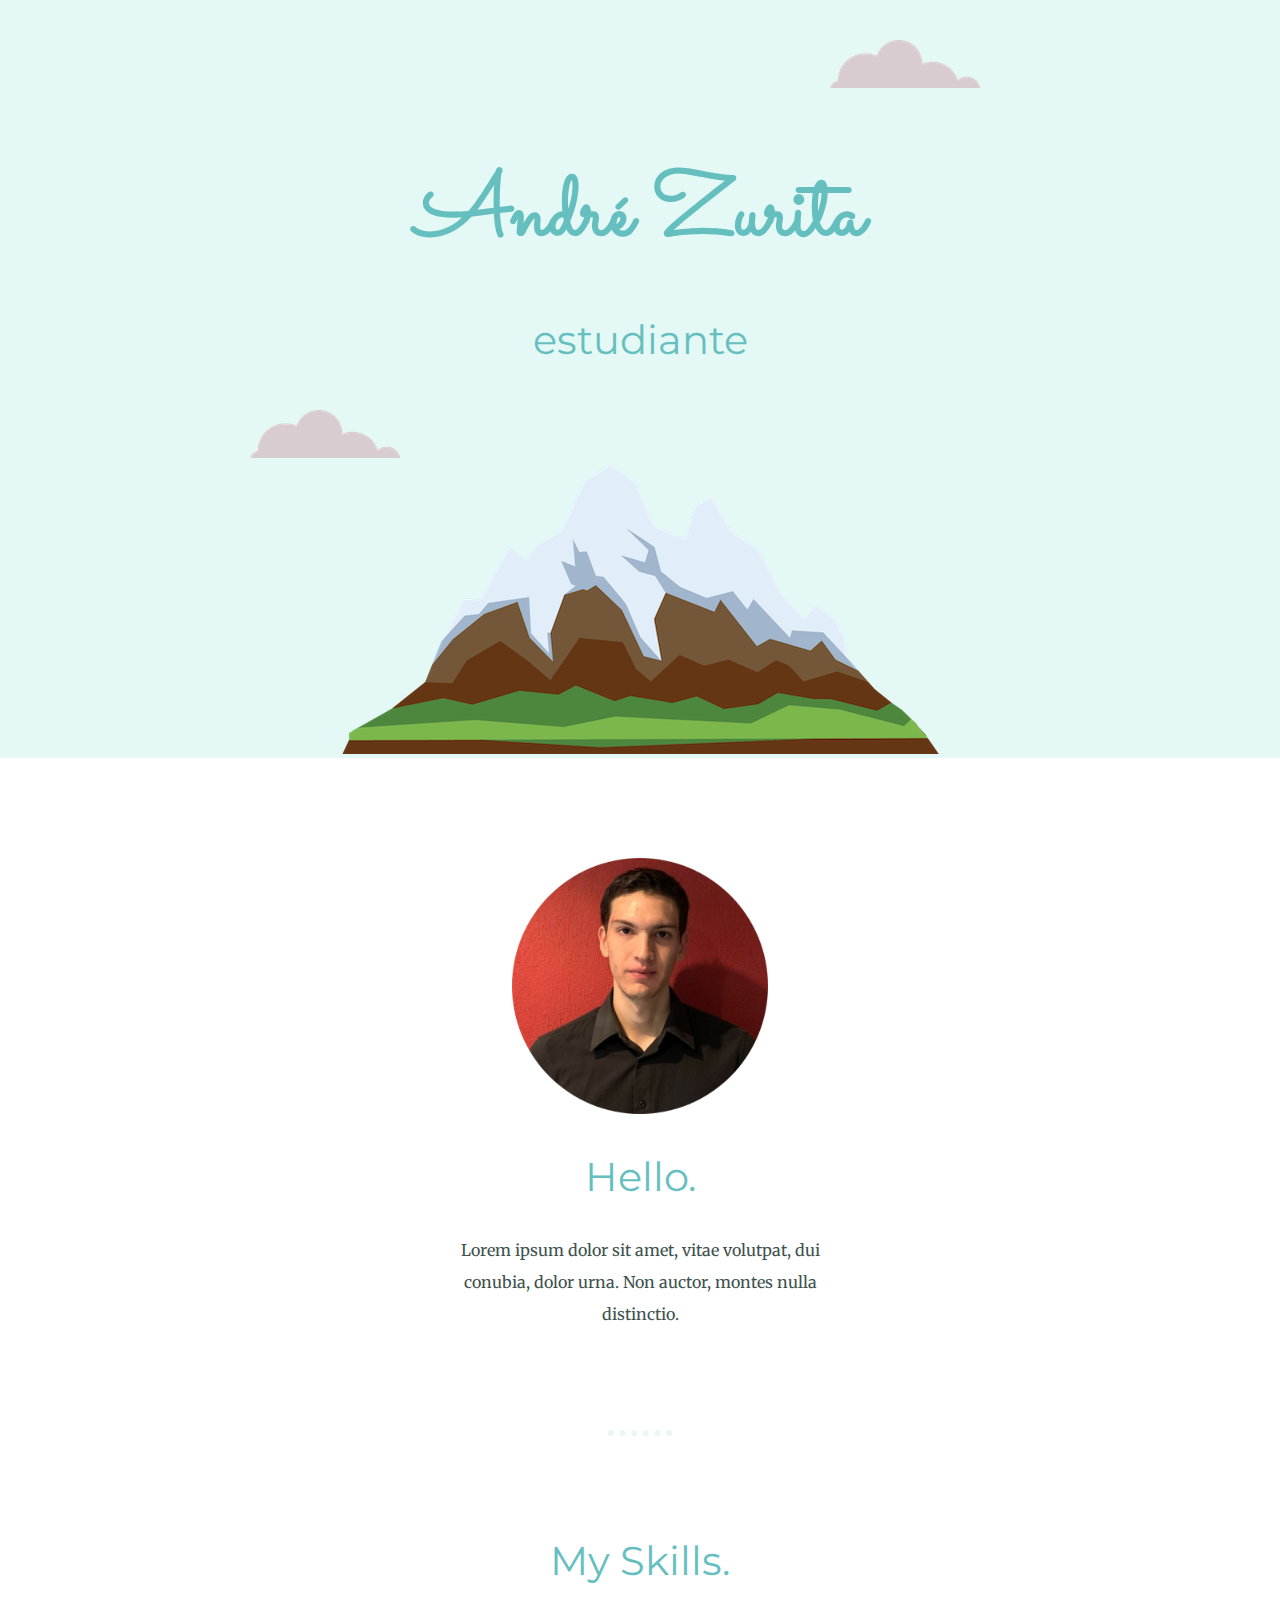
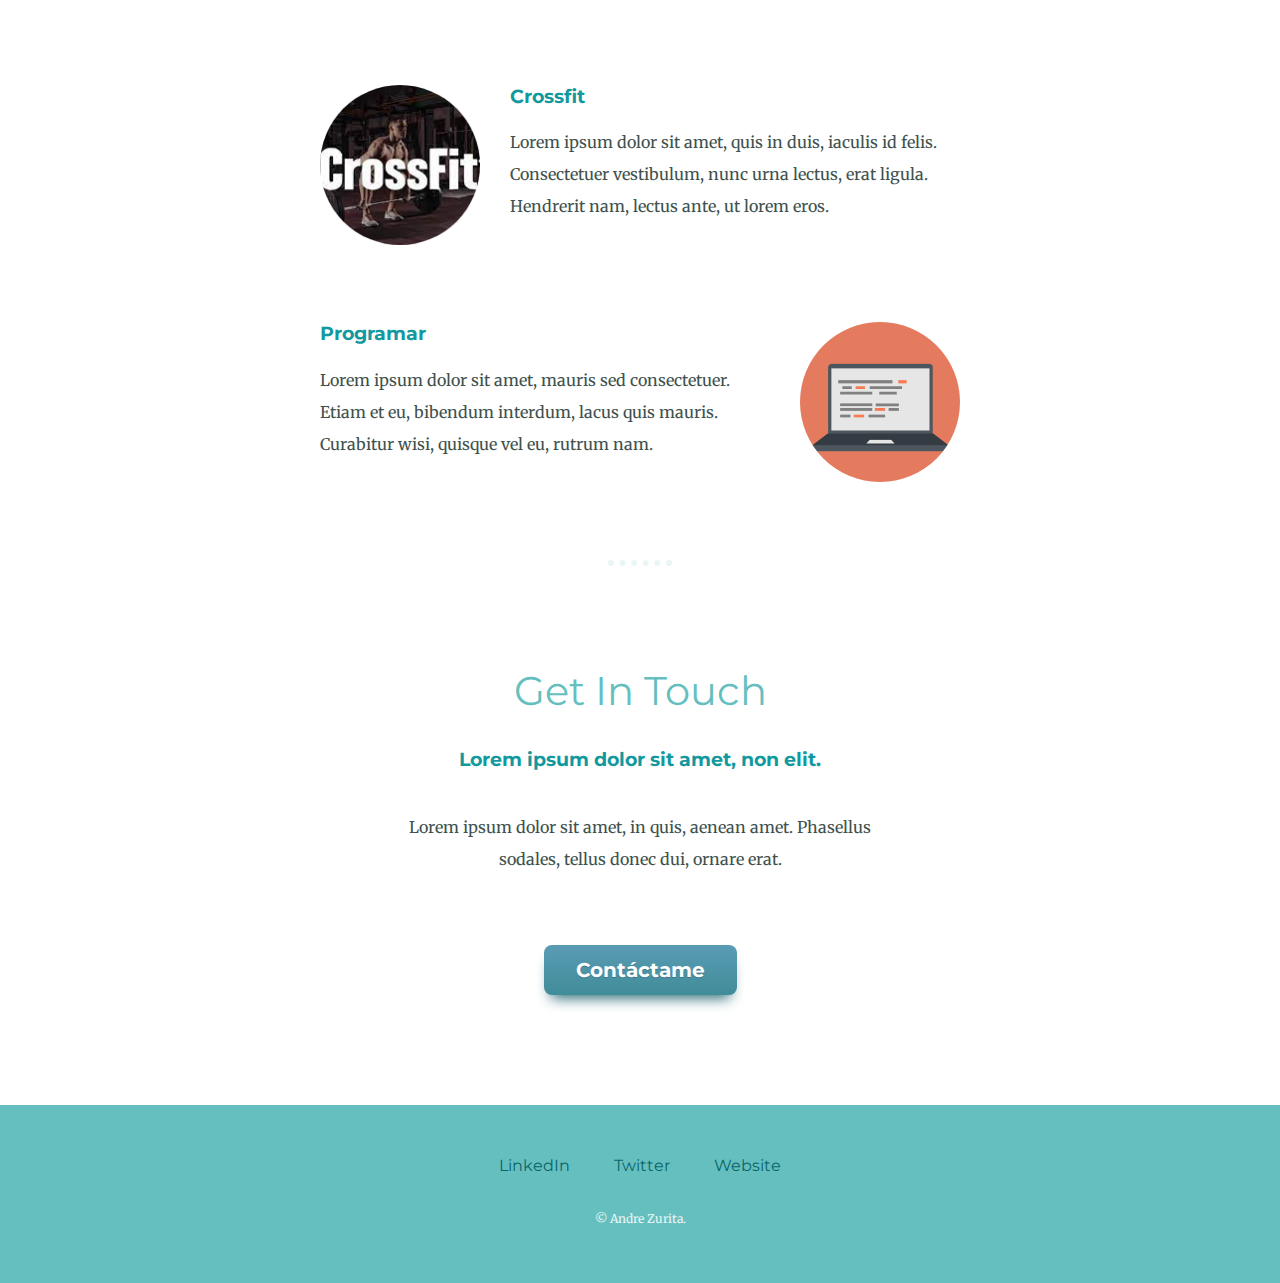
<file: index.html>
<!DOCTYPE html>
<html lang="en">

<head>
    <meta charset="UTF-8">
    <meta http-equiv="X-UA-Compatible" content="IE=edge">
    <meta name="viewport" content="width=device-width, initial-scale=1.0">
    <title>Andre Zurita</title>
    <link rel="stylesheet" href="css/styles.css">
    <link rel="icon" href="favicon.ico">
    <link rel="preconnect" href="https://fonts.googleapis.com">
    <link rel="preconnect" href="https://fonts.gstatic.com" crossorigin>
    <link href="https://fonts.googleapis.com/css2?family=Merriweather&family=Montserrat&family=Sacramento&display=swap"
        rel="stylesheet">
</head>

<body>
    <div class="top-container">
        <img class="nube-arriba" src="imagenes/cloud.png" alt="imagen de nube">
        <h1>André Zurita</h1>
        <h2><span class="est">est</span>udiante</h2>
        <img class="nube-abajo" src="imagenes/cloud.png" alt="imagen de nube">
        <img src="imagenes/mountain.png" alt="">
    </div>

    <div class="middle-container">
        <div class="profile">
            <img class="yo" src="imagenes/yo.png" alt="">
            <h2>Hello.</h2>
            <p class="intro">Lorem ipsum dolor sit amet, vitae volutpat, dui conubia, dolor urna. Non auctor, montes
                nulla distinctio.
            </p>
        </div>
        <hr>
        <div class="skills">
            <h2>My Skills.</h2>
            <div class="skill-row">
                <img class="cross" src="imagenes/cross.png" alt="">
                <h3>Crossfit</h3>
                <p class="skill1">Lorem ipsum dolor sit amet, quis in duis, iaculis id felis. Consectetuer vestibulum,
                    nunc urna
                    lectus, erat ligula. Hendrerit nam, lectus ante, ut lorem eros.</p>
            </div>
            <div class="skill-row">
                <img class="compu" src="imagenes/computer.png" alt="">
                <h3>Programar</h3>
                <p class="skill2">Lorem ipsum dolor sit amet, mauris sed consectetuer. Etiam et eu, bibendum interdum,
                    lacus quis
                    mauris. Curabitur wisi, quisque vel eu, rutrum nam.</p>
            </div>
        </div>
        <hr>
        <div class="contact-me">
            <h2>Get In Touch</h2>
            <h3>Lorem ipsum dolor sit amet, non elit.</h3>
            <p class="contact-message">Lorem ipsum dolor sit amet, in quis, aenean amet. Phasellus sodales, tellus
                donec dui, ornare erat.</p>
            <a href="mailto:andrezurita555@gmail.com" class="myButton">Contáctame</a>
        </div>
    </div>


    <div class="bottom-container">
        <a class="footer-link" href="https://www.linkedin.com/">LinkedIn</a>
        <a class="footer-link" href="https://twitter.com/">Twitter</a>
        <a class="footer-link" href="https://www.appbrewery.co/">Website</a>
        <p class="copy">© Andre Zurita.</p>
    </div>

</body>

</html>
</file>
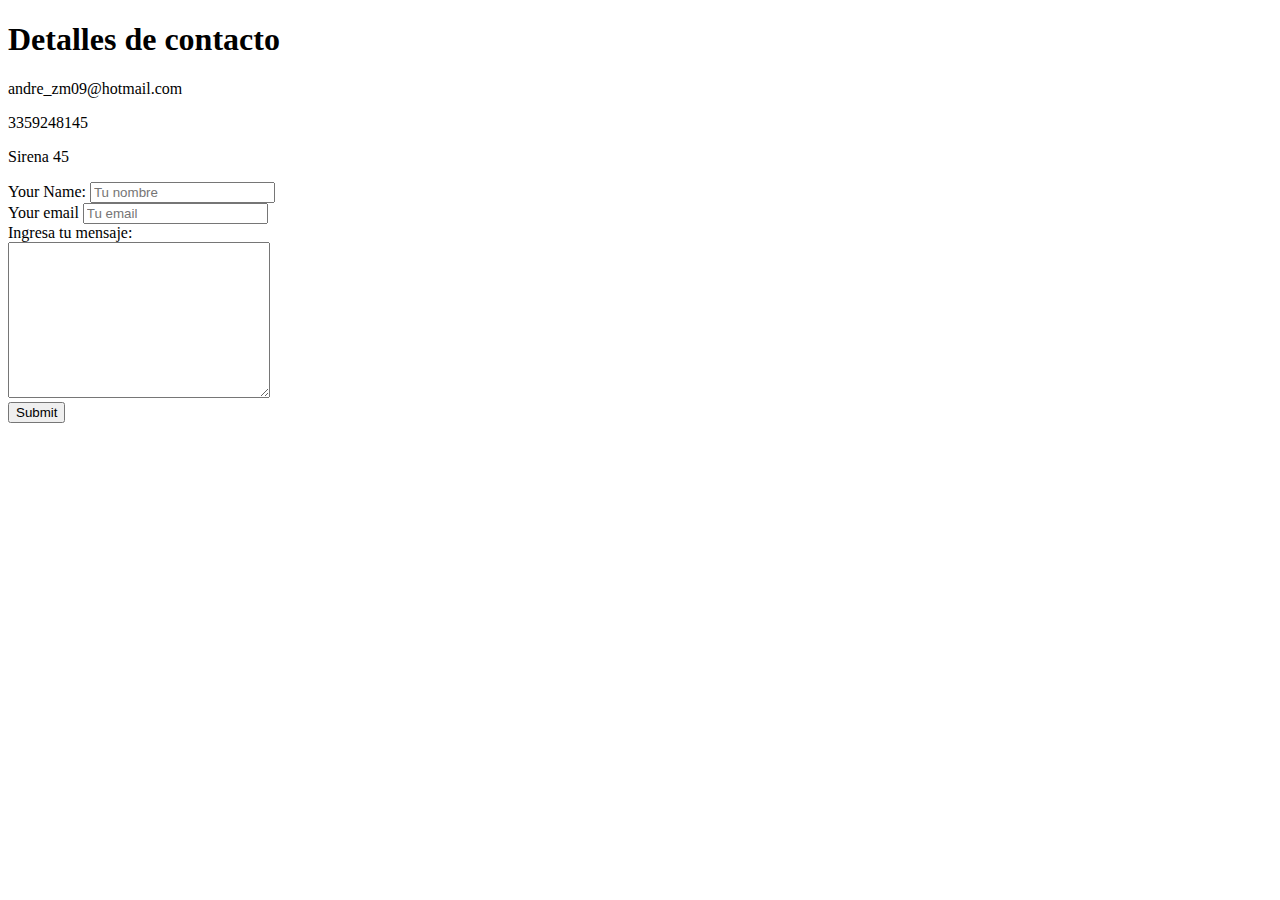
<file: contact.html>
<!DOCTYPE html>
<html lang="en">

<head>
    <meta charset="UTF-8">
    <meta http-equiv="X-UA-Compatible" content="IE=edge">
    <meta name="viewport" content="width=device-width, initial-scale=1.0">
    <title>Contact</title>
</head>

<body>
    <h1>Detalles de contacto</h1>
    <p>andre_zm09@hotmail.com</p>
    <p>3359248145</p>
    <p>Sirena 45</p>

    <form action="mailto:andrezurita555@gmail.com" method="post" enctype="text/plain">
        <label>Your Name:</label>
        <input type="text" placeholder="Tu nombre" name="yourName"><br>
        <label for="">Your email</label>
        <input type="email" placeholder="Tu email" name="yourMail"><br>
        <label for="">Ingresa tu mensaje:</label><br>
        <textarea name="yourMessage" id="" cols="30" rows="10"></textarea><br>
        <input type="submit" name="" id="">
    </form>
</body>

</html>
</file>
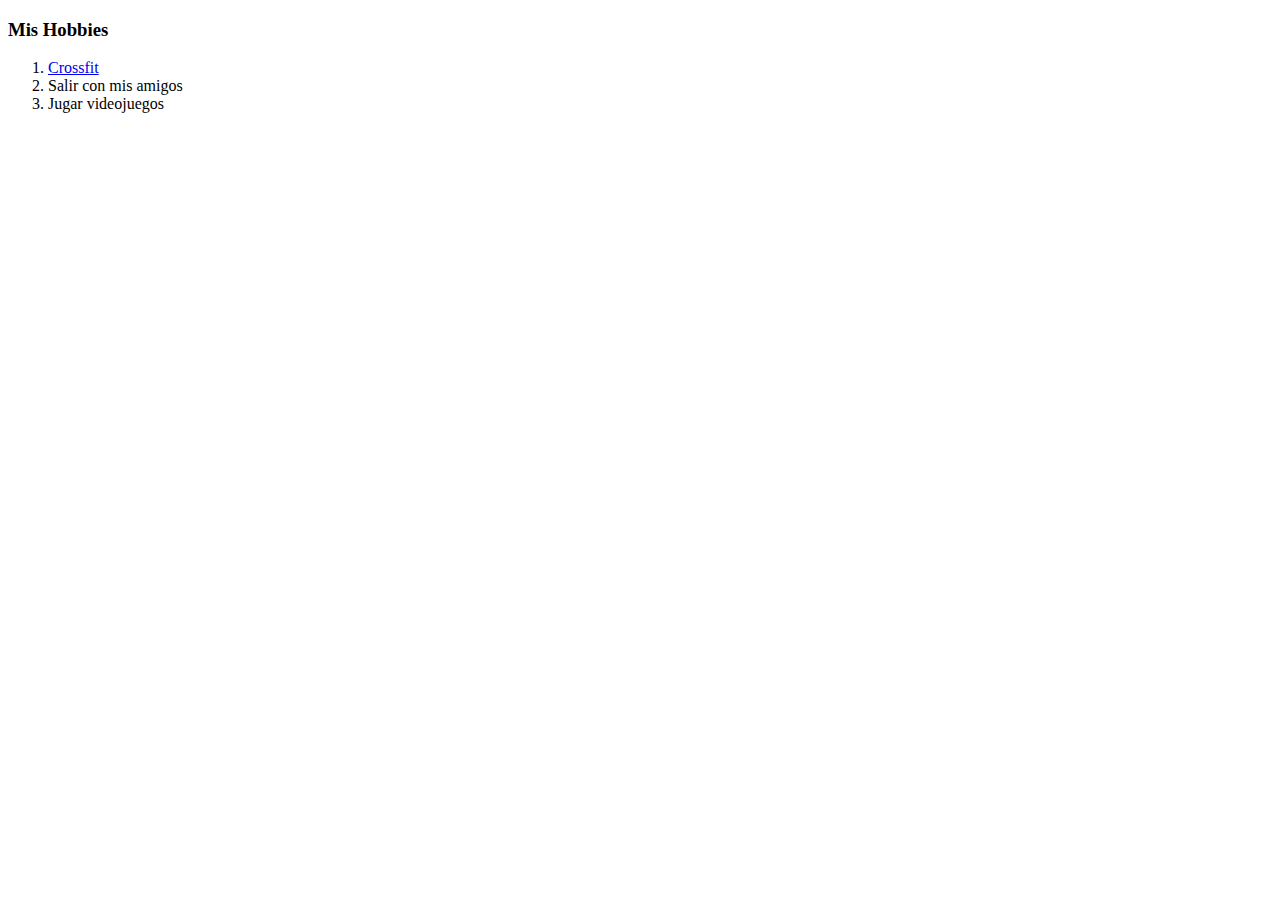
<file: hobbies.html>
<!DOCTYPE html>
<html lang="en">

<head>
    <meta charset="UTF-8">
    <title>Mis hobbies</title>
</head>

<body>
    <h3>Mis Hobbies</h3>
    <ol>
        <li><a href="https://www.facebook.com/FitStudioFSC/">Crossfit</a></li>
        <li>Salir con mis amigos</li>
        <li>Jugar videojuegos</li>
    </ol>
</body>

</html>
</file>
<file: css/styles.css>
body {
    margin: 0;
    text-align: center;
    font-family: 'Merriweather', serif;
    color: #40514E;
}

h1 {
    color: #66BFBF;
    font-size: 5.625rem;
    margin: 50px auto 0 auto;
    font-family: 'Sacramento', cursive;
}

h2 {
    color: #66BFBF;
    font-family: 'Montserrat', sans-serif;
    font-size: 2.5rem;
    font-weight: normal;
}

h3 {
    color: #11999E;
    font-family: 'Montserrat', sans-serif;
}

p {
    line-height: 2;
}

hr {
    border: dotted #EAF6F6 6px;
    border-bottom: none;
    width: 4%;
    margin: 100px auto;
}

a {
    color: #086669;
    font-family: 'Montserrat', sans-serif;
    margin: 10px 20px;
    text-decoration: none;
}

a:hover {
    color: #EAF6F6;
}

.top-container {
    background-color: #E4F9F5;
    position: relative;
    padding-top: 100px;
}

.middle-container {
    margin: 100px 0;
}

.bottom-container {
    background-color: #66BFBF;
    padding: 50px 0 20px;
}

.nube-abajo {
    position: absolute;
    left: 250px;
    bottom: 300px;
}

.nube-arriba {
    position: absolute;
    right: 300px;
    top: 40px;
}

.skill-row {
    width: 50%;
    margin: 100px auto;
    text-align: left;
}

.yo {
    width: 20%;
}

.cross {
    width: 25%;
    float: left;
    margin-right: 30px;
}

.compu {
    width: 25%;
    float: right;
    margin-left: 30px;
}

.intro {
    width: 30%;
    margin: auto;
}

.contact-message {
    width: 40%;
    margin: 40px auto 60px;
}

.myButton {
    box-shadow: 0px 10px 14px -7px #276873;
    background: linear-gradient(to bottom, #599bb3 5%, #408c99 100%);
    background-color: #46abca;
    border-radius: 8px;
    display: inline-block;
    cursor: pointer;
    color: #ffffff;
    font-family: 'Montserrat', sans-serif;
    font-size: 20px;
    font-weight: bold;
    padding: 13px 32px;
    text-decoration: none;
    text-shadow: 0px 1px 0px #3d768a;
}

.myButton:hover {
    background: linear-gradient(to bottom, #408c99 5%, #599bb3 100%);
    background-color: #408c99;
}

.myButton:active {
    position: relative;
    top: 1px;
}

.copy {
    color: #EAF6F6;
    font-size: 0.75rem;
    padding: 20px 0;
}
</file>
